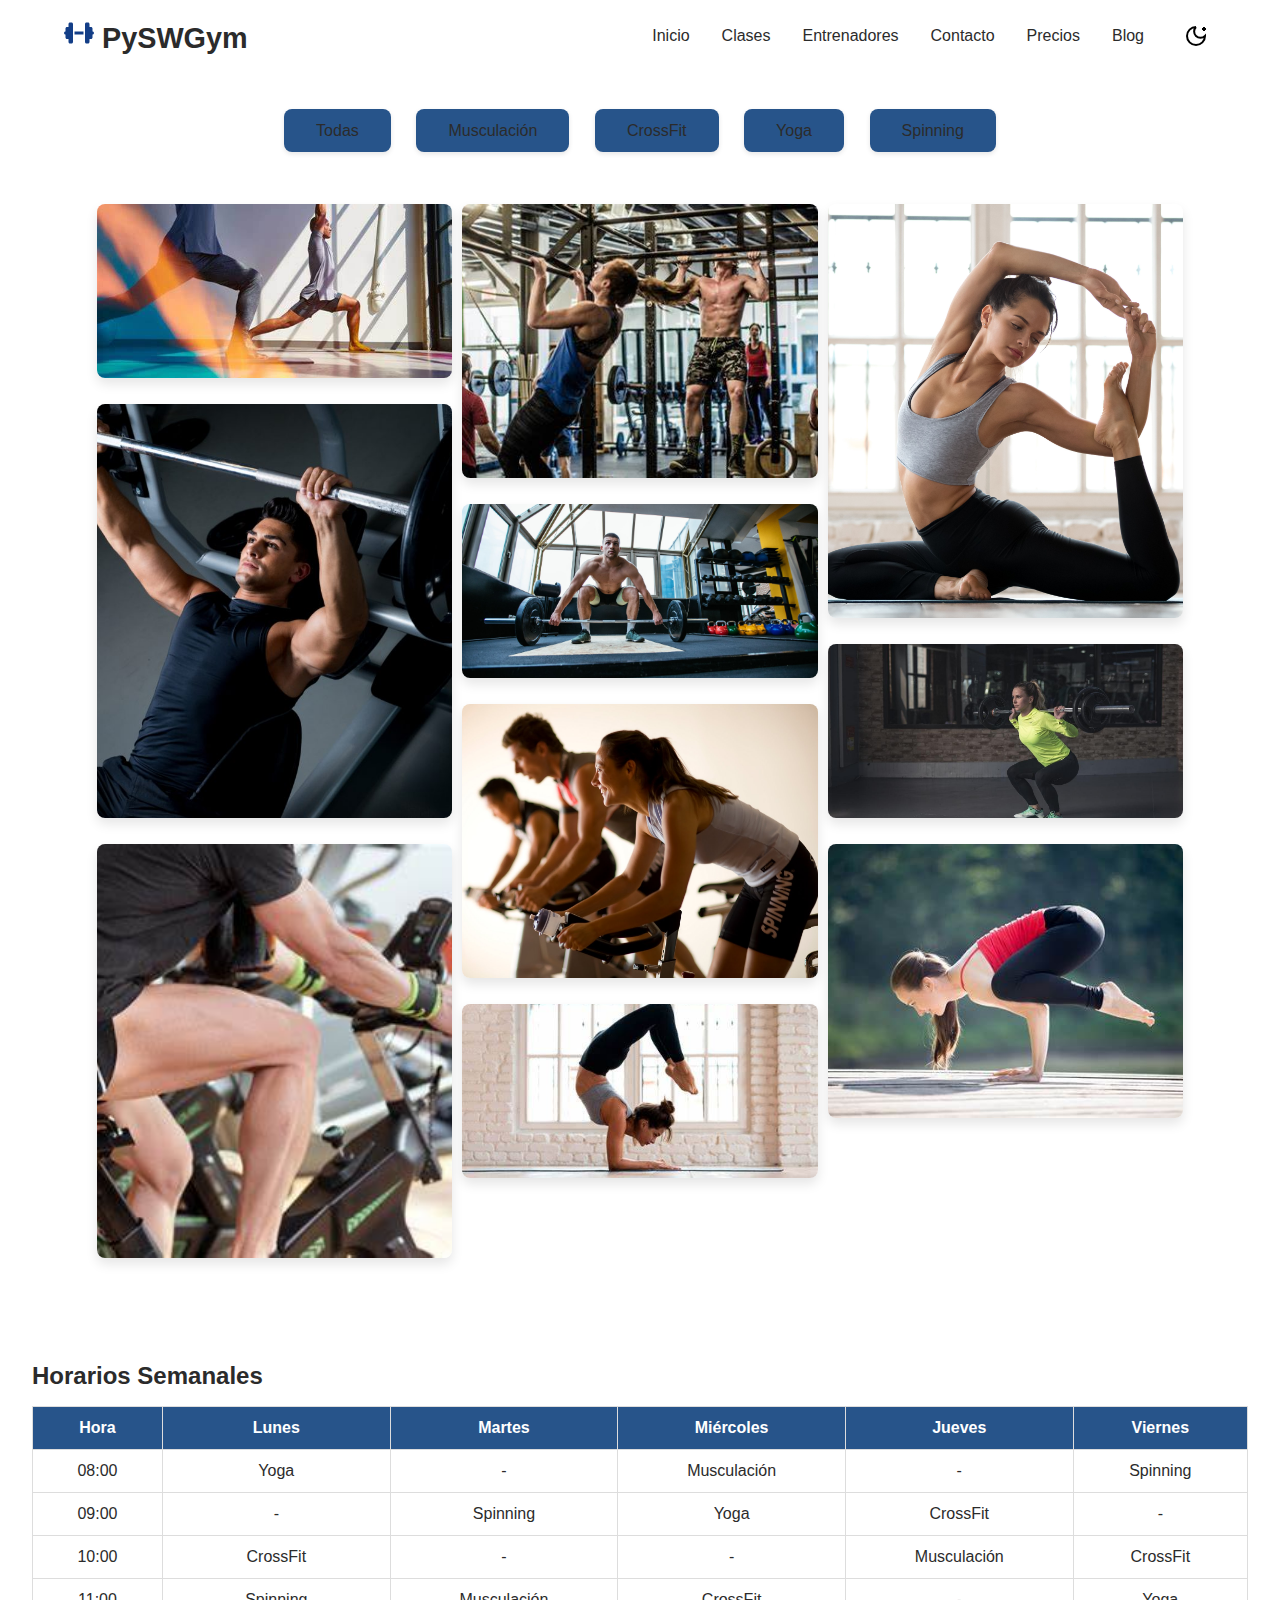
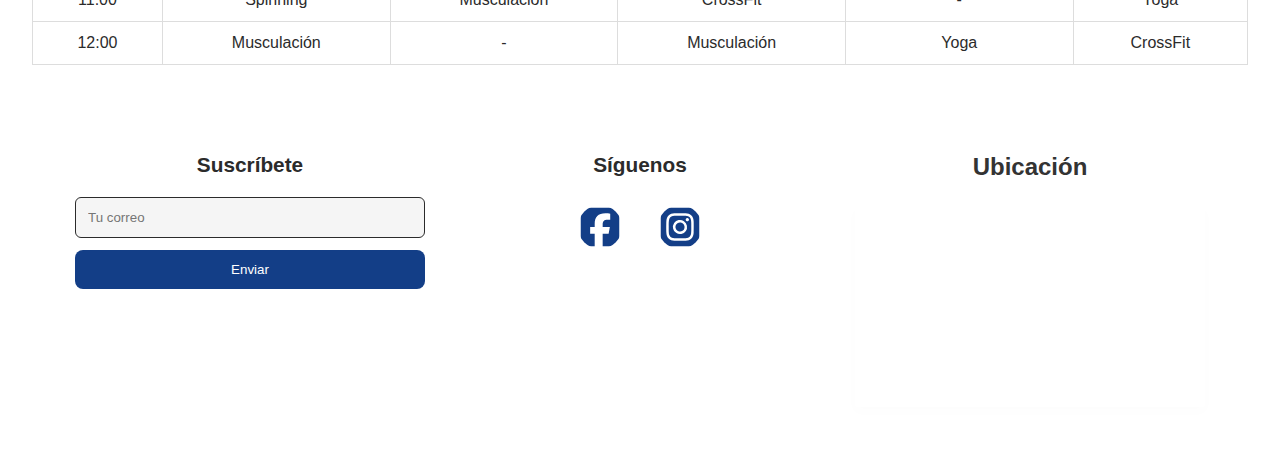
<file: clases.html>
<!DOCTYPE html>
<html lang="en">

<head>
    <meta charset="UTF-8">
    <meta name="viewport" content="width=device-width, initial-scale=1.0">
    <title>Clases</title>
    <link rel="stylesheet" href="css/clases.css">
    <link rel="stylesheet" href="css/headerFooter.css">
</head>

<body>
    <header class="header">
        <div class="container">
            <!-- Logo -->
            <div class="logo">
                <a href="index.html">
                    <svg class="logo-icon" xmlns="http://www.w3.org/2000/svg" viewBox="0 0 640 512" width="24"
                        height="24">
                        <path fill="currentColor"
                            d="M96 64c0-17.7 14.3-32 32-32l32 0c17.7 0 32 14.3 32 32l0 160 0 64 0 160c0 17.7-14.3 32-32 32l-32 0c-17.7 0-32-14.3-32-32l0-64-32 0c-17.7 0-32-14.3-32-32l0-64c-17.7 0-32-14.3-32-32s14.3-32 32-32l0-64c0-17.7 14.3-32 32-32l32 0 0-64zm448 0l0 64 32 0c17.7 0 32 14.3 32 32l0 64c17.7 0 32 14.3 32 32s-14.3 32-32 32l0 64c0 17.7-14.3 32-32 32l-32 0 0 64c0 17.7-14.3 32-32 32l-32 0c-17.7 0-32-14.3-32-32l0-160 0-64 0-160c0-17.7 14.3-32 32-32l32 0c17.7 0 32 14.3 32 32zM416 224l0 64-192 0 0-64 192 0z" />
                    </svg>
                    PySWGym
                </a>
            </div>

            <!-- Menú Principal -->
            <nav class="main-menu">
                <ul>
                    <li><a href="index.html">Inicio</a></li>
                    <li class="mega-menu-trigger">
                        <a href="clases.html">Clases</a>
                        <div class="mega-menu">
                            <div class="mega-menu-column">
                                <h3>Grupo</h3>
                                <ul>
                                    <li><a href="clases.html">Yoga</a></li>
                                    <li><a href="clases.html">CrossFit</a></li>
                                </ul>
                            </div>
                            <div class="mega-menu-column">
                                <h3>Horarios</h3>
                                <ul>
                                    <li><a href="clases.html">Mañana</a></li>
                                    <li><a href="clases.html">Tarde</a></li>
                                </ul>
                            </div>
                        </div>
                    </li>
                    <li class="mega-menu-trigger">
                        <a href="entrenadores.html">Entrenadores</a>
                        <div class="mega-menu">
                            <div class="mega-menu-column">
                                <h3>Expertos</h3>
                                <ul>
                                    <li><a href="entrenadores.html">Betular</a></li>
                                    <li><a href="entrenadores.html">Wanda</a></li>
                                </ul>
                            </div>
                            <div class="mega-menu-column">
                                <h3>Especialidades</h3>
                                <ul>
                                    <li><a href="entrenadores.html">Fuerza</a></li>
                                    <li><a href="entrenadores.html">Cardio</a></li>
                                </ul>
                            </div>
                        </div>
                    </li>
                    <li><a href="formulario.html">Contacto</a></li>
                    <li><a href="precios.html">Precios</a></li>
                    <li><a href="fitness.html">Blog</a></li>
                    <!--<li>
                        <button id="darkModeToggle" aria-label="Alternar modo oscuro/claro">Modo Oscuro</button>
                    </li>-->
                    <li></li>
                    <button id="darkModeToggle" aria-label="Alternar modo oscuro/claro">
                        <!-- Icono de luna (visible en modo claro) -->
                        <svg class="icon moon-icon" xmlns="http://www.w3.org/2000/svg" width="24" height="24"
                            viewBox="0 0 24 24" fill="none" stroke="currentColor" stroke-width="2">
                            <path d="M12 3a6 6 0 0 0 9 9 9 9 0 1 1-9-9" />
                            <path d="M20 3v4" />
                            <path d="M22 5h-4" />
                        </svg>

                        <!-- Icono de sol (oculto inicialmente) -->
                        <svg class="icon sun-icon" xmlns="http://www.w3.org/2000/svg" width="24" height="24"
                            viewBox="0 0 24 24" fill="none" stroke="currentColor" stroke-width="2">
                            <circle cx="12" cy="12" r="4" />
                            <path d="M12 2v2" />
                            <path d="M12 20v2" />
                            <path d="m4.93 4.93 1.41 1.41" />
                            <path d="m17.66 17.66 1.41 1.41" />
                            <path d="M2 12h2" />
                            <path d="M20 12h2" />
                            <path d="m6.34 17.66-1.41 1.41" />
                            <path d="m19.07 4.93-1.41 1.41" />
                        </svg>
                    </button>
                    </li>
                </ul>
            </nav>
        </div>
    </header>

    <!-- Filtro -->
    <section class="filter-system">
        <input type="radio" id="all" name="filter" checked class="filter-radio">
        <input type="radio" id="musculacion" name="filter" class="filter-radio">
        <input type="radio" id="crossfit" name="filter" class="filter-radio">
        <input type="radio" id="yoga" name="filter" class="filter-radio">
        <input type="radio" id="spinning" name="filter" class="filter-radio">

        <div class="filter-controls">
            <label for="all">Todas</label>
            <label for="musculacion">Musculación</label>
            <label for="crossfit">CrossFit</label>
            <label for="yoga">Yoga</label>
            <label for="spinning">Spinning</label>
        </div>

        <div class="gallery-container">
            <!-- Item 1 -->
            <div class="masonry-item yoga small">
                <div class="class-card">
                    <img src="assets/yoga-1.jpg" class="card-image" alt="Yoga">
                    <div class="card-overlay">
                        <h3>Yoga</h3>
                        <p>Lunes y Miércoles - 18:00hs</p>
                        <span class="price">$40/sesión</span>
                    </div>
                </div>
            </div>

            <!-- Item 2 -->
            <div class="masonry-item crossfit medium">
                <div class="class-card">
                    <img src="assets/crossfit.jpg" class="card-image" alt="CrossFit">
                    <div class="card-overlay">
                        <h3>CrossFit</h3>
                        <p>Martes y Jueves - 09:00hs</p>
                        <span class="price">$60/sesión</span>
                    </div>
                </div>
            </div>

            <!-- Item 3 -->
            <div class="masonry-item large yoga">
                <div class="class-card">
                    <img src="assets/yoga-class.jpg" class="card-image" alt="Yoga">
                    <div class="card-overlay">
                        <h3>Yoga Avanzado</h3>
                        <p>Todos los días - 08:00hs</p>
                        <span class="price">$50/sesión</span>
                    </div>
                </div>
            </div>

            <!-- Item 4 -->
            <div class="masonry-item large musculacion">
                <div class="class-card">
                    <img src="assets/mulculacion.jpg" class="card-image" alt="Musculación">
                    <div class="card-overlay">
                        <h3>Musculación</h3>
                        <p>Todos los días - 08:00hs</p>
                        <span class="price">$50/sesión</span>
                    </div>
                </div>
            </div>

            <!-- Item 5 ---->
            <div class="masonry-item small crossfit">
                <div class="class-card">
                    <img src="assets/crossfit-1.jpg" class="card-image" alt="CrossFit">
                    <div class="card-overlay">
                        <h3>CrossFit</h3>
                        <p>Lunes y Miércoles - 18:00hs</p>
                        <span class="price">$40/sesión</span>
                    </div>
                </div>
            </div>

            <!-- Item 6 -->
            <div class="masonry-item small musculacion">
                <div class="class-card">
                    <img src="assets/musculacion-2.jpg" class="card-image" alt="musculacion">
                    <div class="card-overlay">
                        <h3>Musculación</h3>
                        <p>Lunes y Miércoles - 18:00hs</p>
                        <span class="price">$40/sesión</span>
                    </div>
                </div>
            </div>

            <!-- Item 7 -->
            <div class="masonry-item spinning medium">
                <div class="class-card">
                    <img src="assets/spining.jpg" class="card-image" alt="Spinning">
                    <div class="card-overlay">
                        <h3>Spinning</h3>
                        <p>Martes y Jueves - 09:00hs</p>
                        <span class="price">$60/sesión</span>
                    </div>
                </div>
            </div>

            <!-- Item 8 -->
            <div class="masonry-item spinning large">
                <div class="class-card">
                    <img src="assets/spining-1.jpg" class="card-image" alt="Spinning">
                    <div class="card-overlay">
                        <h3>Spinning</h3>
                        <p>Martes y Jueves - 09:00hs</p>
                        <span class="price">$60/sesión</span>
                    </div>
                </div>
            </div>

            <!-- Item 9 -->
            <div class="masonry-item medium yoga">
                <div class="class-card">
                    <img src="assets/yoga-2.jpg" class="card-image" alt="Yoga">
                    <div class="card-overlay">
                        <h3>Yoga</h3>
                        <p>Lunes y Miércoles - 18:00hs</p>
                        <span class="price">$40/sesión</span>
                    </div>
                </div>
            </div>

            <!-- Item 10 -->
            <div class="masonry-item small yoga">
                <div class="class-card">
                    <img src="assets/yoga-3.jpg" class="card-image" alt="Yoga">
                    <div class="card-overlay">
                        <h3>Yoga</h3>
                        <p>Lunes y Miércoles - 18:00hs</p>
                        <span class="price">$40/sesión</span>
                    </div>
                </div>
            </div>

        </div>

        </div>

    </section>

    <!-- Horarios -->
    <section class="schedule">
        <h2>Horarios Semanales</h2>
        <div class="table-container">
            <table>
                <thead>
                    <tr>
                        <th>Hora</th>
                        <th>Lunes</th>
                        <th>Martes</th>
                        <th>Miércoles</th>
                        <th>Jueves</th>
                        <th>Viernes</th>
                    </tr>
                </thead>
                <tbody>
                    <tr>
                        <td>08:00</td>
                        <td>Yoga</td>
                        <td>-</td>
                        <td>Musculación</td>
                        <td>-</td>
                        <td>Spinning</td>
                    </tr>
                </tbody>
                <tbody>
                    <tr>
                        <td>09:00</td>
                        <td>-</td>
                        <td>Spinning</td>
                        <td>Yoga</td>
                        <td>CrossFit</td>
                        <td>-</td>
                    </tr>
                </tbody>
                <tbody>
                    <tr>
                        <td>10:00</td>
                        <td>CrossFit</td>
                        <td>-</td>
                        <td>-</td>
                        <td>Musculación</td>
                        <td>CrossFit</td>
                    </tr>
                </tbody>
                <tbody>
                    <tr>
                        <td>11:00</td>
                        <td>Spinning</td>
                        <td>Musculación</td>
                        <td>CrossFit</td>
                        <td>-</td>
                        <td>Yoga</td>
                    </tr>
                </tbody>
                <tbody>
                    <tr>
                        <td>12:00</td>
                        <td>Musculación</td>
                        <td>-</td>
                        <td>Musculación</td>
                        <td>Yoga</td>
                        <td>CrossFit</td>
                    </tr>
                </tbody>
            </table>
        </div>
    </section>

    <!--Footer-->
    <footer>
        <div class="footer-container">

            <!-- Newsletter -->
            <div class="newsletter">
                <h3>Suscríbete</h3>
                <form class="newsletter-form">
                    <input type="email" placeholder="Tu correo" required>
                    <button type="submit">Enviar</button>
                </form>
            </div>

            <!-- Redes Sociales -->
            <div class="social">
                <h3>Síguenos</h3>
                <div class="social-icons">
                    <!-- Facebook SVG -->
                    <a href="#" aria-label="Facebook">
                        <svg class="social-icon" xmlns="http://www.w3.org/2000/svg" viewBox="0 0 448 512">
                            <path fill="currentColor"
                                d="M64 32C28.7 32 0 60.7 0 96V416c0 35.3 28.7 64 64 64h98.2V334.2H109.4V256h52.8V222.3c0-87.1 39.4-127.5 125-127.5c16.2 0 44.2 3.2 55.7 6.4V172c-6-.6-16.5-1-29.6-1c-42 0-58.2 15.9-58.2 57.2V256h83.6l-14.4 78.2H255V480H384c35.3 0 64-28.7 64-64V96c0-35.3-28.7-64-64-64H64z" />
                        </svg>
                    </a>

                    <!-- Instagram SVG -->
                    <a href="#" aria-label="Instagram">
                        <svg class="social-icon" xmlns="http://www.w3.org/2000/svg" viewBox="0 0 448 512">
                            <path fill="currentColor"
                                d="M194.4 211.7a53.3 53.3 0 1 0 59.3 88.7 53.3 53.3 0 1 0 -59.3-88.7zm142.3-68.4c-5.2-5.2-11.5-9.3-18.4-12c-18.1-7.1-57.6-6.8-83.1-6.5c-4.1 0-7.9 .1-11.2 .1c-3.3 0-7.2 0-11.4-.1c-25.5-.3-64.8-.7-82.9 6.5c-6.9 2.7-13.1 6.8-18.4 12s-9.3 11.5-12 18.4c-7.1 18.1-6.7 57.7-6.5 83.2c0 4.1 .1 7.9 .1 11.1s0 7-.1 11.1c-.2 25.5-.6 65.1 6.5 83.2c2.7 6.9 6.8 13.1 12 18.4s11.5 9.3 18.4 12c18.1 7.1 57.6 6.8 83.1 6.5c4.1 0 7.9-.1 11.2-.1c3.3 0 7.2 0 11.4 .1c25.5 .3 64.8 .7 82.9-6.5c6.9-2.7 13.1-6.8 18.4-12s9.3-11.5 12-18.4c7.2-18 6.8-57.4 6.5-83c0-4.2-.1-8.1-.1-11.4s0-7.1 .1-11.4c.3-25.5 .7-64.9-6.5-83l0 0c-2.7-6.9-6.8-13.1-12-18.4zm-67.1 44.5A82 82 0 1 1 178.4 324.2a82 82 0 1 1 91.1-136.4zm29.2-1.3c-3.1-2.1-5.6-5.1-7.1-8.6s-1.8-7.3-1.1-11.1s2.6-7.1 5.2-9.8s6.1-4.5 9.8-5.2s7.6-.4 11.1 1.1s6.5 3.9 8.6 7s3.2 6.8 3.2 10.6c0 2.5-.5 5-1.4 7.3s-2.4 4.4-4.1 6.2s-3.9 3.2-6.2 4.2s-4.8 1.5-7.3 1.5l0 0c-3.8 0-7.5-1.1-10.6-3.2zM448 96c0-35.3-28.7-64-64-64H64C28.7 32 0 60.7 0 96V416c0 35.3 28.7 64 64 64H384c35.3 0 64-28.7 64-64V96zM357 389c-18.7 18.7-41.4 24.6-67 25.9c-26.4 1.5-105.6 1.5-132 0c-25.6-1.3-48.3-7.2-67-25.9s-24.6-41.4-25.8-67c-1.5-26.4-1.5-105.6 0-132c1.3-25.6 7.1-48.3 25.8-67s41.5-24.6 67-25.8c26.4-1.5 105.6-1.5 132 0c25.6 1.3 48.3 7.1 67 25.8s24.6 41.4 25.8 67c1.5 26.3 1.5 105.4 0 131.9c-1.3 25.6-7.1 48.3-25.8 67z" />
                        </svg>
                    </a>
                </div>
            </div>

            <!-- Mapa -->
            <div class="map-container">
                <h3>Ubicación</h3>
                <iframe
                    src="https://www.google.com/maps/embed?pb=!1m18!1m12!1m3!1d3639.425127362348!2d-65.29638091667479!3d-24.19188605627032!2m3!1f0!2f0!3f0!3m2!1i1024!2i768!4f13.1!3m3!1m2!1s0x941b0f5e8cb64aa9%3A0xf0c29fcb654394f8!2sQuantum%20fit!5e0!3m2!1ses!2sar!4v1744115981105!5m2!1ses!2sar"
                    allowfullscreen="" loading="lazy">
                </iframe>
            </div>

        </div>
    </footer>
    <script src="js/modo.js"></script>

</body>

</html>
</file>
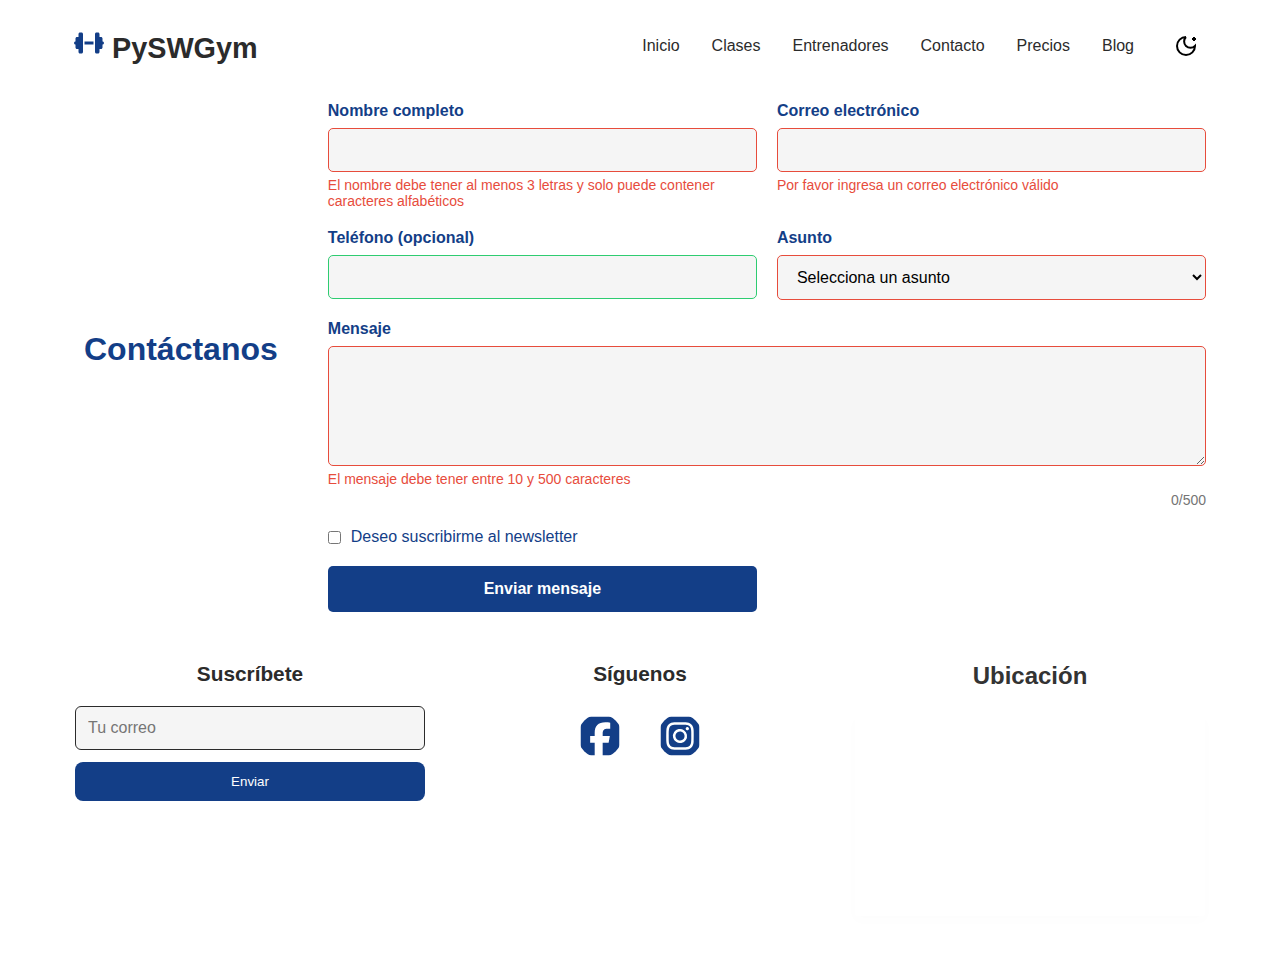
<file: formulario.html>
<!DOCTYPE html>
<html lang="en">

<head>
    <meta charset="UTF-8">
    <meta name="viewport" content="width=device-width, initial-scale=1.0">
    <title>Contáctanos</title>
    <link rel="stylesheet" href="css/formulario.css">
    <link rel="stylesheet" href="css/headerFooter.css">
</head>

<body>
    <header class="header">
        <div class="container">
            <!-- Logo -->
            <div class="logo">
                <a href="index.html">
                    <svg class="logo-icon" xmlns="http://www.w3.org/2000/svg" viewBox="0 0 640 512" width="24"
                        height="24">
                        <path fill="currentColor"
                            d="M96 64c0-17.7 14.3-32 32-32l32 0c17.7 0 32 14.3 32 32l0 160 0 64 0 160c0 17.7-14.3 32-32 32l-32 0c-17.7 0-32-14.3-32-32l0-64-32 0c-17.7 0-32-14.3-32-32l0-64c-17.7 0-32-14.3-32-32s14.3-32 32-32l0-64c0-17.7 14.3-32 32-32l32 0 0-64zm448 0l0 64 32 0c17.7 0 32 14.3 32 32l0 64c17.7 0 32 14.3 32 32s-14.3 32-32 32l0 64c0 17.7-14.3 32-32 32l-32 0 0 64c0 17.7-14.3 32-32 32l-32 0c-17.7 0-32-14.3-32-32l0-160 0-64 0-160c0-17.7 14.3-32 32-32l32 0c17.7 0 32 14.3 32 32zM416 224l0 64-192 0 0-64 192 0z" />
                    </svg>
                    PySWGym
                </a>
            </div>

            <!-- Menú Principal -->
            <nav class="main-menu">
                <ul>
                    <li><a href="index.html">Inicio</a></li>
                    <li class="mega-menu-trigger">
                        <a href="clases.html">Clases</a>
                        <div class="mega-menu">
                            <div class="mega-menu-column">
                                <h3>Grupo</h3>
                                <ul>
                                    <li><a href="clases.html">Yoga</a></li>
                                    <li><a href="clases.html">CrossFit</a></li>
                                </ul>
                            </div>
                            <div class="mega-menu-column">
                                <h3>Horarios</h3>
                                <ul>
                                    <li><a href="clases.html">Mañana</a></li>
                                    <li><a href="clases.html">Tarde</a></li>
                                </ul>
                            </div>
                        </div>
                    </li>
                    <li class="mega-menu-trigger">
                        <a href="entrenadores.html">Entrenadores</a>
                        <div class="mega-menu">
                            <div class="mega-menu-column">
                                <h3>Expertos</h3>
                                <ul>
                                    <li><a href="entrenadores.html">Betular</a></li>
                                    <li><a href="entrenadores.html">Wanda</a></li>
                                </ul>
                            </div>
                            <div class="mega-menu-column">
                                <h3>Especialidades</h3>
                                <ul>
                                    <li><a href="entrenadores.html">Fuerza</a></li>
                                    <li><a href="entrenadores.html">Cardio</a></li>
                                </ul>
                            </div>
                        </div>
                    </li>
                    <li><a href="formulario.html">Contacto</a></li>
                    <li><a href="precios.html">Precios</a></li>
                    <li><a href="fitness.html">Blog</a></li>
                    <!--<li>
                        <button id="darkModeToggle" aria-label="Alternar modo oscuro/claro">Modo Oscuro</button>
                    </li>-->
                    <li></li>
                    <button id="darkModeToggle" aria-label="Alternar modo oscuro/claro">
                        <!-- Icono de luna (visible en modo claro) -->
                        <svg class="icon moon-icon" xmlns="http://www.w3.org/2000/svg" width="24" height="24"
                            viewBox="0 0 24 24" fill="none" stroke="currentColor" stroke-width="2">
                            <path d="M12 3a6 6 0 0 0 9 9 9 9 0 1 1-9-9" />
                            <path d="M20 3v4" />
                            <path d="M22 5h-4" />
                        </svg>

                        <!-- Icono de sol (oculto inicialmente) -->
                        <svg class="icon sun-icon" xmlns="http://www.w3.org/2000/svg" width="24" height="24"
                            viewBox="0 0 24 24" fill="none" stroke="currentColor" stroke-width="2">
                            <circle cx="12" cy="12" r="4" />
                            <path d="M12 2v2" />
                            <path d="M12 20v2" />
                            <path d="m4.93 4.93 1.41 1.41" />
                            <path d="m17.66 17.66 1.41 1.41" />
                            <path d="M2 12h2" />
                            <path d="M20 12h2" />
                            <path d="m6.34 17.66-1.41 1.41" />
                            <path d="m19.07 4.93-1.41 1.41" />
                        </svg>
                    </button>
                    </li>
                </ul>
            </nav>
        </div>
    </header>

    <!-- Formulario-->
    <div class="container">
        <h1>Contáctanos</h1>
        <form id="contactForm" class="contact-form">
            <div class="form-group">
                <label for="name">Nombre completo</label>
                <input type="text" id="name" name="name" required minlength="3" pattern="[A-Za-z ]+">
                <span class="error-message">El nombre debe tener al menos 3 letras y solo puede contener caracteres
                    alfabéticos</span>
            </div>

            <div class="form-group">
                <label for="email">Correo electrónico</label>
                <input type="email" id="email" name="email" required>
                <span class="error-message">Por favor ingresa un correo electrónico válido</span>
            </div>

            <div class="form-group">
                <label for="phone">Teléfono (opcional)</label>
                <input type="tel" id="phone" name="phone" pattern="[0-9]{9,15}">
                <span class="error-message">El teléfono debe contener entre 9 y 15 dígitos</span>
            </div>

            <div class="form-group">
                <label for="subject">Asunto</label>
                <select id="subject" name="subject" required>
                    <option value="">Selecciona un asunto</option>
                    <option value="consult">Consulta</option>
                    <option value="suggestion">Sugerencia</option>
                    <option value="complaint">Reclamación</option>
                    <option value="other">Otro</option>
                </select>
            </div>

            <div class="form-group">
                <label for="message">Mensaje</label>
                <textarea id="message" name="message" required minlength="10" maxlength="500"></textarea>
                <span class="error-message">El mensaje debe tener entre 10 y 500 caracteres</span>
                <div class="char-counter"><span id="char-count">0</span>/500</div>
            </div>

            <div class="form-group checkbox-group">
                <input type="checkbox" id="newsletter" name="newsletter">
                <label for="newsletter">Deseo suscribirme al newsletter</label>
            </div>

            <button type="submit" class="submit-btn">
                <span class="btn-text">Enviar mensaje</span>
                <div class="spinner hidden"></div>
            </button>
        </form>
    </div>

    <!-- Modal de confirmación -->
    <dialog id="modal">
        <div class="modal-header">
            <h2>¡Mensaje enviado!</h2>
            <form method="dialog">
                <button class="close-modal">&times;</button>
            </form>
        </div>
        <div class="modal-body">
            <p>Gracias por contactarnos. Hemos recibido tu mensaje y nos pondremos en contacto contigo pronto.</p>
            <div class="modal-icon">✓</div>
        </div>
        <div class="modal-footer">
            <form method="dialog">
                <button class="modal-btn">Aceptar</button>
            </form>
        </div>
    </dialog>

    <script src="js/formulario.js"></script>

    <!-- Footer -->
    <footer>
        <div class="footer-container">

            <!-- Newsletter -->
            <div class="newsletter">
                <h3>Suscríbete</h3>
                <form class="newsletter-form">
                    <input type="email" placeholder="Tu correo" required>
                    <button type="submit">Enviar</button>
                </form>
            </div>

            <!-- Redes Sociales -->
            <div class="social">
                <h3>Síguenos</h3>
                <div class="social-icons">
                    <!-- Facebook SVG -->
                    <a href="#" aria-label="Facebook">
                        <svg class="social-icon" xmlns="http://www.w3.org/2000/svg" viewBox="0 0 448 512">
                            <path fill="currentColor"
                                d="M64 32C28.7 32 0 60.7 0 96V416c0 35.3 28.7 64 64 64h98.2V334.2H109.4V256h52.8V222.3c0-87.1 39.4-127.5 125-127.5c16.2 0 44.2 3.2 55.7 6.4V172c-6-.6-16.5-1-29.6-1c-42 0-58.2 15.9-58.2 57.2V256h83.6l-14.4 78.2H255V480H384c35.3 0 64-28.7 64-64V96c0-35.3-28.7-64-64-64H64z" />
                        </svg>
                    </a>

                    <!-- Instagram SVG -->
                    <a href="#" aria-label="Instagram">
                        <svg class="social-icon" xmlns="http://www.w3.org/2000/svg" viewBox="0 0 448 512">
                            <path fill="currentColor"
                                d="M194.4 211.7a53.3 53.3 0 1 0 59.3 88.7 53.3 53.3 0 1 0 -59.3-88.7zm142.3-68.4c-5.2-5.2-11.5-9.3-18.4-12c-18.1-7.1-57.6-6.8-83.1-6.5c-4.1 0-7.9 .1-11.2 .1c-3.3 0-7.2 0-11.4-.1c-25.5-.3-64.8-.7-82.9 6.5c-6.9 2.7-13.1 6.8-18.4 12s-9.3 11.5-12 18.4c-7.1 18.1-6.7 57.7-6.5 83.2c0 4.1 .1 7.9 .1 11.1s0 7-.1 11.1c-.2 25.5-.6 65.1 6.5 83.2c2.7 6.9 6.8 13.1 12 18.4s11.5 9.3 18.4 12c18.1 7.1 57.6 6.8 83.1 6.5c4.1 0 7.9-.1 11.2-.1c3.3 0 7.2 0 11.4 .1c25.5 .3 64.8 .7 82.9-6.5c6.9-2.7 13.1-6.8 18.4-12s9.3-11.5 12-18.4c7.2-18 6.8-57.4 6.5-83c0-4.2-.1-8.1-.1-11.4s0-7.1 .1-11.4c.3-25.5 .7-64.9-6.5-83l0 0c-2.7-6.9-6.8-13.1-12-18.4zm-67.1 44.5A82 82 0 1 1 178.4 324.2a82 82 0 1 1 91.1-136.4zm29.2-1.3c-3.1-2.1-5.6-5.1-7.1-8.6s-1.8-7.3-1.1-11.1s2.6-7.1 5.2-9.8s6.1-4.5 9.8-5.2s7.6-.4 11.1 1.1s6.5 3.9 8.6 7s3.2 6.8 3.2 10.6c0 2.5-.5 5-1.4 7.3s-2.4 4.4-4.1 6.2s-3.9 3.2-6.2 4.2s-4.8 1.5-7.3 1.5l0 0c-3.8 0-7.5-1.1-10.6-3.2zM448 96c0-35.3-28.7-64-64-64H64C28.7 32 0 60.7 0 96V416c0 35.3 28.7 64 64 64H384c35.3 0 64-28.7 64-64V96zM357 389c-18.7 18.7-41.4 24.6-67 25.9c-26.4 1.5-105.6 1.5-132 0c-25.6-1.3-48.3-7.2-67-25.9s-24.6-41.4-25.8-67c-1.5-26.4-1.5-105.6 0-132c1.3-25.6 7.1-48.3 25.8-67s41.5-24.6 67-25.8c26.4-1.5 105.6-1.5 132 0c25.6 1.3 48.3 7.1 67 25.8s24.6 41.4 25.8 67c1.5 26.3 1.5 105.4 0 131.9c-1.3 25.6-7.1 48.3-25.8 67z" />
                        </svg>
                    </a>
                </div>
            </div>

            <!-- Mapa -->
            <div class="map-container">
                <h3>Ubicación</h3>
                <iframe
                    src="https://www.google.com/maps/embed?pb=!1m18!1m12!1m3!1d3639.425127362348!2d-65.29638091667479!3d-24.19188605627032!2m3!1f0!2f0!3f0!3m2!1i1024!2i768!4f13.1!3m3!1m2!1s0x941b0f5e8cb64aa9%3A0xf0c29fcb654394f8!2sQuantum%20fit!5e0!3m2!1ses!2sar!4v1744115981105!5m2!1ses!2sar"
                    allowfullscreen="" loading="lazy">
                </iframe>
            </div>

        </div>
    </footer>
    <script src="js/modo.js"></script>

</body>

</html>
</file>
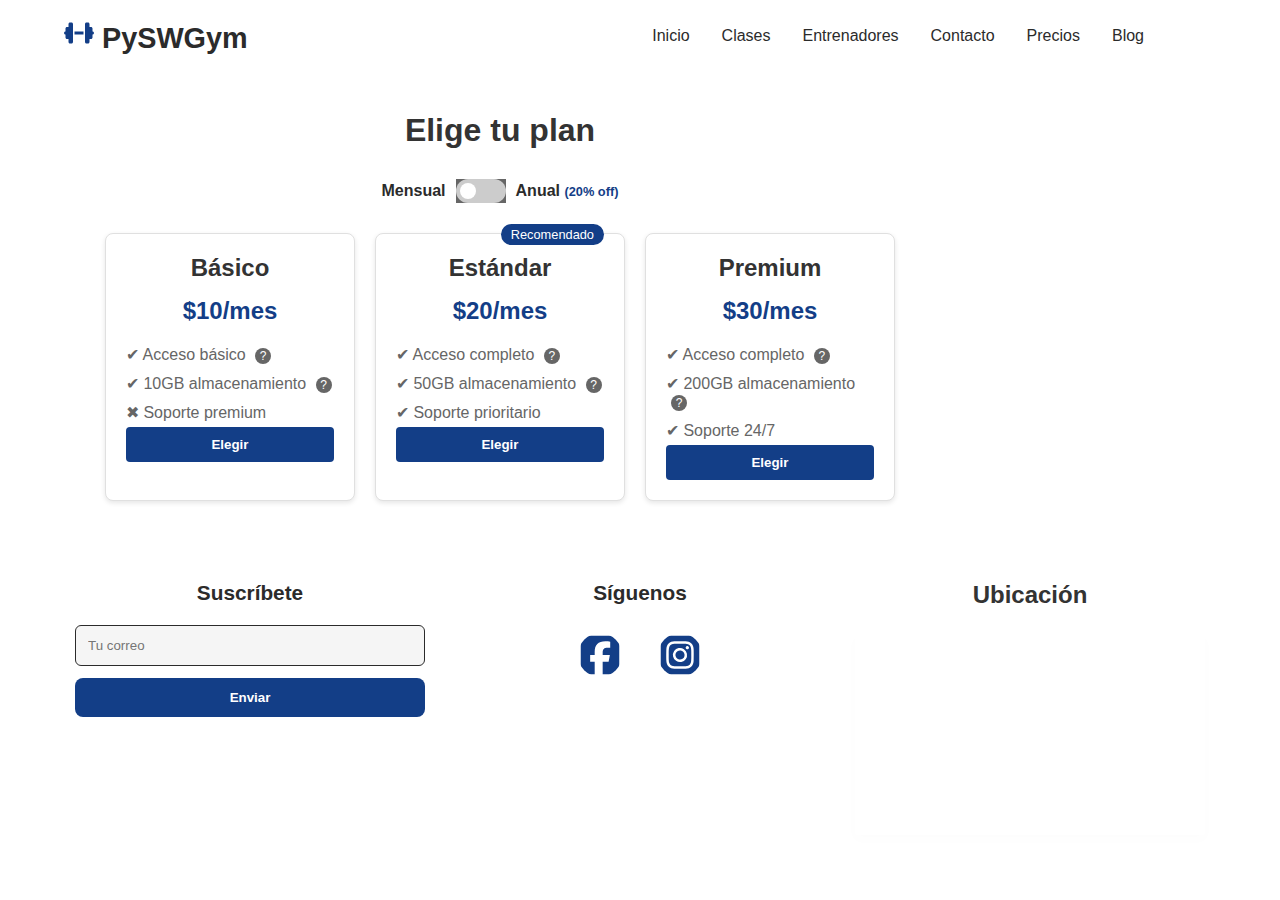
<file: precios.html>
<!DOCTYPE html>
<html lang="en">

<head>
    <meta charset="UTF-8">
    <meta name="viewport" content="width=device-width, initial-scale=1.0">
    <title>Planes</title>
    <link rel="stylesheet" href="css/precios.css">
    <link rel="stylesheet" href="css/headerFooter.css">
</head>

<body>
    <header class="header">
        <div class="container">
            <!-- Logo -->
            <div class="logo">
                <a href="index.html">
                    <svg class="logo-icon" xmlns="http://www.w3.org/2000/svg" viewBox="0 0 640 512" width="24"
                        height="24">
                        <path fill="currentColor"
                            d="M96 64c0-17.7 14.3-32 32-32l32 0c17.7 0 32 14.3 32 32l0 160 0 64 0 160c0 17.7-14.3 32-32 32l-32 0c-17.7 0-32-14.3-32-32l0-64-32 0c-17.7 0-32-14.3-32-32l0-64c-17.7 0-32-14.3-32-32s14.3-32 32-32l0-64c0-17.7 14.3-32 32-32l32 0 0-64zm448 0l0 64 32 0c17.7 0 32 14.3 32 32l0 64c17.7 0 32 14.3 32 32s-14.3 32-32 32l0 64c0 17.7-14.3 32-32 32l-32 0 0 64c0 17.7-14.3 32-32 32l-32 0c-17.7 0-32-14.3-32-32l0-160 0-64 0-160c0-17.7 14.3-32 32-32l32 0c17.7 0 32 14.3 32 32zM416 224l0 64-192 0 0-64 192 0z" />
                    </svg>
                    PySWGym
                </a>
            </div>

            <!-- Menú Principal -->
            <nav class="main-menu">
                <ul>
                    <li><a href="index.html">Inicio</a></li>
                    <li class="mega-menu-trigger">
                        <a href="clases.html">Clases</a>
                        <div class="mega-menu">
                            <div class="mega-menu-column">
                                <h3>Grupo</h3>
                                <ul>
                                    <li><a href="clases.html">Yoga</a></li>
                                    <li><a href="clases.html">CrossFit</a></li>
                                </ul>
                            </div>
                            <div class="mega-menu-column">
                                <h3>Horarios</h3>
                                <ul>
                                    <li><a href="clases.html">Mañana</a></li>
                                    <li><a href="clases.html">Tarde</a></li>
                                </ul>
                            </div>
                        </div>
                    </li>
                    <li class="mega-menu-trigger">
                        <a href="entrenadores.html">Entrenadores</a>
                        <div class="mega-menu">
                            <div class="mega-menu-column">
                                <h3>Expertos</h3>
                                <ul>
                                    <li><a href="entrenadores.html">Betular</a></li>
                                    <li><a href="entrenadores.html">Wanda</a></li>
                                </ul>
                            </div>
                            <div class="mega-menu-column">
                                <h3>Especialidades</h3>
                                <ul>
                                    <li><a href="entrenadores.html">Fuerza</a></li>
                                    <li><a href="entrenadores.html">Cardio</a></li>
                                </ul>
                            </div>
                        </div>
                    </li>
                    <li><a href="formulario.html">Contacto</a></li>
                    <li><a href="precios.html">Precios</a></li>
                    <li><a href="fitness.html">Blog</a></li>
                    <!--<li>
                        <button id="darkModeToggle" aria-label="Alternar modo oscuro/claro">Modo Oscuro</button>
                    </li>-->
                    <li></li>
                    <button id="darkModeToggle" aria-label="Alternar modo oscuro/claro">
                        <!-- Icono de luna (visible en modo claro) -->
                        <svg class="icon moon-icon" xmlns="http://www.w3.org/2000/svg" width="24" height="24"
                            viewBox="0 0 24 24" fill="none" stroke="currentColor" stroke-width="2">
                            <path d="M12 3a6 6 0 0 0 9 9 9 9 0 1 1-9-9" />
                            <path d="M20 3v4" />
                            <path d="M22 5h-4" />
                        </svg>

                        <!-- Icono de sol (oculto inicialmente) -->
                        <svg class="icon sun-icon" xmlns="http://www.w3.org/2000/svg" width="24" height="24"
                            viewBox="0 0 24 24" fill="none" stroke="currentColor" stroke-width="2">
                            <circle cx="12" cy="12" r="4" />
                            <path d="M12 2v2" />
                            <path d="M12 20v2" />
                            <path d="m4.93 4.93 1.41 1.41" />
                            <path d="m17.66 17.66 1.41 1.41" />
                            <path d="M2 12h2" />
                            <path d="M20 12h2" />
                            <path d="m6.34 17.66-1.41 1.41" />
                            <path d="m19.07 4.93-1.41 1.41" />
                        </svg>
                    </button>
                    </li>
                </ul>
            </nav>
        </div>
    </header>

    <div class="contenedor">
        <h1>Elige tu plan</h1>

        <div class="selector-plan">
            <span>Mensual</span>
            <label class="switch">
                <input type="checkbox" id="toggle">
                <span class="slider"></span>
            </label>
            <span>Anual <span class="ahorro">(20% off)</span></span>
        </div>

        <div class="planes">
            <!-- Plan Básico -->
            <div class="plan">
                <h2>Básico</h2>
                <div class="precio mensual">$10/mes</div>
                <div class="precio anual">$8/mes</div>
                <ul>
                    <li>✔ Acceso básico <span class="info">?</span>
                        <span class="tooltip">Acceso a funciones esenciales</span>
                    </li>
                    <li>✔ 10GB almacenamiento <span class="info">?</span>
                        <span class="tooltip">Espacio para tus archivos</span>
                    </li>
                    <li>✖ Soporte premium</li>
                </ul>
                <button>Elegir</button>
            </div>

            <!-- Plan Estándar -->
            <div class="plan destacado">
                <div class="recomendado">Recomendado</div>
                <h2>Estándar</h2>
                <div class="precio mensual">$20/mes</div>
                <div class="precio anual">$16/mes</div>
                <ul>
                    <li>✔ Acceso completo <span class="info">?</span>
                        <span class="tooltip">Todas las funciones básicas</span>
                    </li>
                    <li>✔ 50GB almacenamiento <span class="info">?</span>
                        <span class="tooltip">Espacio ampliado</span>
                    </li>
                    <li>✔ Soporte prioritario</li>
                </ul>
                <button class="btn-destacado">Elegir</button>
            </div>

            <!-- Plan Premium -->
            <div class="plan">
                <h2>Premium</h2>
                <div class="precio mensual">$30/mes</div>
                <div class="precio anual">$24/mes</div>
                <ul>
                    <li>✔ Acceso completo <span class="info">?</span>
                        <span class="tooltip">Todas las funciones</span>
                    </li>
                    <li>✔ 200GB almacenamiento <span class="info">?</span>
                        <span class="tooltip">Espacio amplio</span>
                    </li>
                    <li>✔ Soporte 24/7</li>
                </ul>
                <button>Elegir</button>
            </div>
        </div>
    </div>

    <script>
        document.getElementById('toggle').addEventListener('change', function () {
            document.body.classList.toggle('plan-anual', this.checked);
        });
    </script>

    <!--Footer-->
    <footer>
        <div class="footer-container">

            <!-- Newsletter -->
            <div class="newsletter">
                <h3>Suscríbete</h3>
                <form class="newsletter-form">
                    <input type="email" placeholder="Tu correo" required>
                    <button type="submit">Enviar</button>
                </form>
            </div>

            <!-- Redes Sociales -->
            <div class="social">
                <h3>Síguenos</h3>
                <div class="social-icons">
                    <!-- Facebook SVG -->
                    <a href="#" aria-label="Facebook">
                        <svg class="social-icon" xmlns="http://www.w3.org/2000/svg" viewBox="0 0 448 512">
                            <path fill="currentColor"
                                d="M64 32C28.7 32 0 60.7 0 96V416c0 35.3 28.7 64 64 64h98.2V334.2H109.4V256h52.8V222.3c0-87.1 39.4-127.5 125-127.5c16.2 0 44.2 3.2 55.7 6.4V172c-6-.6-16.5-1-29.6-1c-42 0-58.2 15.9-58.2 57.2V256h83.6l-14.4 78.2H255V480H384c35.3 0 64-28.7 64-64V96c0-35.3-28.7-64-64-64H64z" />
                        </svg>
                    </a>

                    <!-- Instagram SVG -->
                    <a href="#" aria-label="Instagram">
                        <svg class="social-icon" xmlns="http://www.w3.org/2000/svg" viewBox="0 0 448 512">
                            <path fill="currentColor"
                                d="M194.4 211.7a53.3 53.3 0 1 0 59.3 88.7 53.3 53.3 0 1 0 -59.3-88.7zm142.3-68.4c-5.2-5.2-11.5-9.3-18.4-12c-18.1-7.1-57.6-6.8-83.1-6.5c-4.1 0-7.9 .1-11.2 .1c-3.3 0-7.2 0-11.4-.1c-25.5-.3-64.8-.7-82.9 6.5c-6.9 2.7-13.1 6.8-18.4 12s-9.3 11.5-12 18.4c-7.1 18.1-6.7 57.7-6.5 83.2c0 4.1 .1 7.9 .1 11.1s0 7-.1 11.1c-.2 25.5-.6 65.1 6.5 83.2c2.7 6.9 6.8 13.1 12 18.4s11.5 9.3 18.4 12c18.1 7.1 57.6 6.8 83.1 6.5c4.1 0 7.9-.1 11.2-.1c3.3 0 7.2 0 11.4 .1c25.5 .3 64.8 .7 82.9-6.5c6.9-2.7 13.1-6.8 18.4-12s9.3-11.5 12-18.4c7.2-18 6.8-57.4 6.5-83c0-4.2-.1-8.1-.1-11.4s0-7.1 .1-11.4c.3-25.5 .7-64.9-6.5-83l0 0c-2.7-6.9-6.8-13.1-12-18.4zm-67.1 44.5A82 82 0 1 1 178.4 324.2a82 82 0 1 1 91.1-136.4zm29.2-1.3c-3.1-2.1-5.6-5.1-7.1-8.6s-1.8-7.3-1.1-11.1s2.6-7.1 5.2-9.8s6.1-4.5 9.8-5.2s7.6-.4 11.1 1.1s6.5 3.9 8.6 7s3.2 6.8 3.2 10.6c0 2.5-.5 5-1.4 7.3s-2.4 4.4-4.1 6.2s-3.9 3.2-6.2 4.2s-4.8 1.5-7.3 1.5l0 0c-3.8 0-7.5-1.1-10.6-3.2zM448 96c0-35.3-28.7-64-64-64H64C28.7 32 0 60.7 0 96V416c0 35.3 28.7 64 64 64H384c35.3 0 64-28.7 64-64V96zM357 389c-18.7 18.7-41.4 24.6-67 25.9c-26.4 1.5-105.6 1.5-132 0c-25.6-1.3-48.3-7.2-67-25.9s-24.6-41.4-25.8-67c-1.5-26.4-1.5-105.6 0-132c1.3-25.6 7.1-48.3 25.8-67s41.5-24.6 67-25.8c26.4-1.5 105.6-1.5 132 0c25.6 1.3 48.3 7.1 67 25.8s24.6 41.4 25.8 67c1.5 26.3 1.5 105.4 0 131.9c-1.3 25.6-7.1 48.3-25.8 67z" />
                        </svg>
                    </a>
                </div>
            </div>

            <!-- Mapa -->
            <div class="map-container">
                <h3>Ubicación</h3>
                <iframe
                    src="https://www.google.com/maps/embed?pb=!1m18!1m12!1m3!1d3639.425127362348!2d-65.29638091667479!3d-24.19188605627032!2m3!1f0!2f0!3f0!3m2!1i1024!2i768!4f13.1!3m3!1m2!1s0x941b0f5e8cb64aa9%3A0xf0c29fcb654394f8!2sQuantum%20fit!5e0!3m2!1ses!2sar!4v1744115981105!5m2!1ses!2sar"
                    allowfullscreen="" loading="lazy">
                </iframe>
            </div>

        </div>
    </footer>
    <script src="js/modo.js"></script>

</body>

</html>
</file>
<file: css/clases.css>
/* 
SISTEMA DE FILTRADO
Se utiliza un sistema de radio buttons ocultos para manejar el estado
*/
.filter-system {
    padding: 2rem;
    max-width: 1200px;
    margin: 0 auto;
    position: relative;
}

/* Radio buttons ocultos visualmente pero accesibles */
.filter-radio {
    position: absolute;
    opacity: 0;
}

/* 
CONTROLES DE FILTRADO
Diseño de interactivas con:
Feedback visual al hover
Efectos de transición
Diseño responsive
 */
.filter-controls {
    display: flex;
    justify-content: center;
    gap: 1rem;
    margin-bottom: 2rem;
    flex-wrap: wrap;
}

.filter-controls label {
    padding: 0.8rem 2rem;
    background: #27548A;
    border-radius: 8px;
    cursor: pointer;
    transition: all 0.3s;

    font-weight: 500;
    box-shadow: 0 2px 5px rgba(0, 0, 0, 0.1);
    margin: 0.3rem;
}

/* Efecto hover con elevación y cambio de color */
.filter-controls label:hover {
    background: #00224D;
    color: white;
    transform: translateY(-2px);
}

.filter-controls label {
    transition: all 0.3s cubic-bezier(0.25, 0.8, 0.25, 1);
}

/* Estilos para opciones seleccionadas */
#musculacion:checked~.filter-controls label[for="musculacion"] {
    background: #4CAF50;
}

#crossfit:checked~.filter-controls label[for="crossfit"] {
    background: #FF5722;
}

#yoga:checked~.filter-controls label[for="yoga"] {
    background: #9C27B0;
}

#spinning:checked~.filter-controls label[for="spinning"] {
    background: #2196F3;
}

/*
GALERÍA MASONRY ADAPTATIVA
CSS Grid para el layout base
grid-auto-rows con span variable para el efecto masonry
Transiciones para cambios de filtro
Diseño responsive
*/
.gallery-container {
    display: grid;
    grid-template-columns: repeat(auto-fill, minmax(280px, 1fr));
    grid-auto-rows: 1px;
    column-gap: 10px;
    row-gap: 1px;
    padding: 15px 25px;
}

.masonry-item {
    grid-row-end: span var(--row-span);
    transition: all 0.3s ease;
    margin-bottom: 25px;
}

/* Clases de altura para variedad visual */
.masonry-item.small {
    --row-span: 100;
}
.masonry-item.medium {
    --row-span: 150;
}
.masonry-item.large {
    --row-span: 220;
}

/* 
LÓGICA DE FILTRADO
Se usa la técnica de hermanos generales (~) para:
Mostrar/ocultar elementos según filtro seleccionado
Aplicar animación al cambiar filtros
*/
#all:checked~.gallery-container .masonry-item {
    display: block;
    animation: fadeIn 0.5s ease;
}

/* Ocultar elementos que no coincidan con el filtro */
#musculacion:checked~.gallery-container .masonry-item:not(.musculacion),
#crossfit:checked~.gallery-container .masonry-item:not(.crossfit),
#yoga:checked~.gallery-container .masonry-item:not(.yoga),
#spinning:checked~.gallery-container .masonry-item:not(.spinning) {
    display: none;
}

/* 
TARJETAS DE CLASE
Efecto hover con zoom suave
Overlay informativo que aparece al interactuar
*/
.class-card {
    position: relative;
    height: 100%;
    border-radius: 8px;
    overflow: hidden;
    box-shadow: 0 6px 12px rgba(0, 0, 0, 0.1);
}

.card-image {
    width: 100%;
    height: 100%;
    object-fit: cover;
    transition: transform 0.5s;
}

/* Efecto hover */
.class-card:hover .card-image {
    transform: scale(1.05);
}

/* Overlay informativo */
.card-overlay {
    position: absolute;
    bottom: 0;
    left: 0;
    right: 0;
    background: linear-gradient(to top, rgba(39, 84, 138, 0.9), transparent);
    color: white;
    padding: 1rem;
    opacity: 0;
    transition: opacity 0.3s;
}

.class-card:hover .card-overlay {
    opacity: 1;
}

/* Animación para cambios de filtro */
@keyframes fadeIn {
    from {
        opacity: 0;
    }

    to {
        opacity: 1;
    }
}

/* Responsiva */
@media (max-width: 768px) {
    .filter-controls {
        flex-direction: column;
        align-items: center;
    }

    .gallery-container {
        grid-template-columns: 1fr;
    }

    .masonry-item.small {
        --row-span: 80;
    }

    .masonry-item.medium {
        --row-span: 120;
    }

    .masonry-item.large {
        --row-span: 160;
    }
}

/* 
TABLA DE HORARIOS RESPONSIVA
*/
.schedule {
    padding: 2rem;
    overflow-x: auto;
}

table {
    width: 100%;
    border-collapse: collapse;
    margin: 1rem 0;
}

th,
td {
    padding: 12px;
    text-align: center;
    border: 1px solid #ddd;
}

th {
    background: #27548A;
    color: white;
}

tr:nth-child(even) {
    background: #f2f2f2;
}

/* Responsiva */
@media (max-width: 768px) {
    table {
        display: block;
    }

    thead {
        display: none;
    }

    tr {
        display: block;
        margin-bottom: 1rem;
        border: 1px solid #ddd;
    }

    td {
        display: block;
        text-align: right;
        position: relative;
        padding-left: 50%;
    }

    td::before {
        content: attr(data-label);
        position: absolute;
        left: 12px;
        font-weight: bold;
    }

    td:first-child {
        background: #27548A;
        color: white;
        text-align: center;
        padding-left: 12px;
    }

    td:first-child::before {
        display: none;
    }
}
</file>
<file: css/headerFooter.css>
/* Header */
:root {
    /* Tema Claro (default) */
    --bg-color: #ffffff;
    --text-color: #2b2b2b;
    --primary-color: #133E87;
    --card-bg: #f5f5f5;
}

.dark-mode {
    /* Tema Oscuro */
    --bg-color: #121212;
    --text-color: #f5f5f5;
    --primary-color: #0A5EB0;
    --card-bg: #1e1e1e;
}

/* Estilo base del botón */
#darkModeToggle {
    background: transparent;
    border: none;
    cursor: pointer;
    padding: 8px;
    border-radius: 50%;
    transition: all 0.3s ease;
    display: flex;
    align-items: center;
    justify-content: center;
}

/* Tamaño y color de los iconos */
#darkModeToggle .icon {
    width: 24px;
    height: 24px;
    stroke: currentColor;
    /* Hereda el color del texto */
    transition: opacity 0.3s ease, transform 0.3s ease;
}

/* Ocultar el sol inicialmente */
#darkModeToggle .sun-icon {
    display: none;
    opacity: 0;
    position: absolute;
}

/* Modo oscuro: intercambiar iconos */
/*.dark-mode #darkModeToggle .moon-icon {
    display: none;
    opacity: 0;
  }*/
.dark-mode #darkModeToggle moon-icon {
    transform: rotate(180deg);
}

.dark-mode #darkModeToggle .sun-icon {
    display: block;
    stroke: #ffffff;
    opacity: 1;
}

/* Efectos interactivos */
#darkModeToggle:hover {
    background: rgba(0, 0, 0, 0.1);
}

.dark-mode #darkModeToggle:hover {
    background: rgba(255, 255, 255, 0.1);
}

#darkModeToggle:active .icon {
    transform: scale(0.9);
}


/* Ajuste para el menú */
.main-menu ul {
    align-items: center;
}

/* Aplicar las variables en los elementos */
body {
    background-color: var(--bg-color);
    color: var(--text-color);
    transition: background-color 0.3s, color 0.3s;
    /* Suavizar transición */
}

button {
    background-color: var(--primary-color);
}

.card {
    background-color: var(--card-bg);
}

/* Reset básico */
* {
    margin: 0;
    padding: 0;
    box-sizing: border-box;
    font-family: 'Arial', sans-serif;
}

/* Header */
.header {
    /*background: #0e0d0d;*/
    color: white;
    padding: 1rem 0;
    position: sticky;
    top: 0;
    z-index: 1000;
}

.container {
    width: 90%;
    max-width: 1200px;
    margin: 0 auto;
    display: flex;
    justify-content: space-between;
    align-items: center;
}

.logo a {
    text-decoration: none;
    font-size: 1.8rem;
    font-weight: bold;
}

/* Menú Principal */
.main-menu ul {
    display: flex;
    list-style: none;
}

.main-menu li {
    position: relative;
    margin-left: 2rem;
}

.main-menu a {
    color: white;
    text-decoration: none;
    font-weight: 500;
    padding: 0.5rem 0;
    transition: color 0.3s;
}

/* Header */
.header {
    background-color: var(--bg-color);
    color: var(--text-color);
    padding: 1rem 0;
    position: sticky;
    top: 0;
    z-index: 1000;
}

.logo a {
    color: var(--text-color);
    text-decoration: none;
    font-size: 1.8rem;
    font-weight: bold;
}

.logo {
    display: flex;
    align-items: center;
    gap: 10px;
}

.logo-icon {
    width: 30px;
    height: 30px;
    color: var(--primary-color);
    /* Usa tu color principal */
    transition: transform 0.3s ease;
}

.logo:hover .logo-icon {
    transform: rotate(15deg) scale(1.1);
}

/* Ajuste para modo oscuro */
.dark-mode .logo-icon {
    color: var(--primary-color);
    /* O usa --text-color si prefieres */
}

.main-menu a {
    color: var(--text-color);
    text-decoration: none;
    font-weight: 500;
    padding: 0.5rem 0;
    transition: color 0.3s;
}

.main-menu a:hover {
    color: var(--primary-color);
}

.mega-menu {
    position: absolute;
    left: 0;
    top: 100%;
    width: 390px;
    background: white;
    border-radius: 0 0 2px 2px;
    box-shadow: 0 5px 10px rgba(0, 0, 0, 0.1);
    padding: 1rem;
    display: none;
    z-index: 100;
}

.mega-menu-trigger:hover .mega-menu {
    display: flex;
}

.mega-menu-column {
    flex: 1;
    padding: 0 0.5rem;
}

.mega-menu-column h3 {
    color: #333;
    margin-bottom: 0.5rem;
    font-size: 1rem;
    border-bottom: 1px solid #27548A;
    padding-bottom: 0.3rem;
}

.mega-menu-column ul {
    list-style: none;
    padding-left: 0.5rem;
    margin-top: 0.5rem;
}

.mega-menu-column li {
    margin-bottom: 0.5rem;
}

.mega-menu-column a {
    color: #555;
    text-decoration: none;
    transition: color 0.3s;
}

.mega-menu-column a:hover {
    color: #27548A;
}

/* Responsive */
@media (max-width: 768px) {
    .mega-menu {
        width: 300px;
        flex-direction: column;
    }
}

/* Footer *
/* Contenedor del Mapa */
.map-container {
    text-align: center;
}

.map-container h3 {
    color: #333;
    margin-bottom: 1rem;
    font-size: 1.5rem;
}

footer {

    padding: 40px 0;
    background-color: var(--bg-color);
    /* Usa la variable del tema */
    color: var(--text-color);
    /* Texto con variable */
    font-family: 'Segoe UI', sans-serif;
    font-family: 'Segoe UI', sans-serif;
}

.footer-container {
    display: flex;
    flex-wrap: wrap;
    justify-content: center;
    gap: 40px;
    align-items: flex-start;

    max-width: 1200px;
    margin: 0 auto;
    padding: 0 20px;
}

.newsletter,
.social,
.map-container {
    flex: 1;
    min-width: 280px;
    max-width: 350px;
    text-align: center;

}

h3 {
    margin-bottom: 15px;
    color: var(--text-color);

    margin-bottom: 20px;
    font-size: 1.3rem;
}

a {
    color: var(--primary-color);
}

.newsletter-form {
    display: flex;
    flex-direction: column;
    gap: 12px;
}

.newsletter-form input {
    padding: 12px;
    border-radius: 6px;

    border: 1px solid var(--text-color);
    /* Borde con color de texto */
    background-color: var(--card-bg);
    /* Fondo de inputs con variable de tarjeta */
    color: var(--text-color);
}

.newsletter-form button {
    padding: 12px;
    background-color: var(--primary-color);
    color: #fff;
    border: none;
    border-radius: 8px;
    cursor: pointer;
    transition: background 0.3s ease;
}

.newsletter-form button:hover {
    background-color: #005fa3;
}

.social-icons {
    display: flex;
    justify-content: center;
    gap: 20px;
    margin-top: 15px;
}

.social-icon {
    width: 60px;
    height: 60px;
    border-radius: 50%;
    transition: all 0.3s ease;
    fill: currentColor;
    /* Hereda el color del texto */
    color: var(--primary-color);
    /* Color principal por defecto */
    background: transparent;
    /* Fondo transparente */
    padding: 8px;
    /* Espacio interno */
}

.social-icon:hover {
    transform: scale(1.1);
    color: var(--text-color);
    /* Cambia color al hacer hover */
    background: rgba(255, 255, 255, 0.1);
    /* Efecto sutil al pasar el mouse */
}

/* Ajustes para modo oscuro */
.dark-mode .social-icon {
    color: var(--primary-color);
}

.dark-mode .social-icon:hover {
    color: #ffffff;
}

/* Para modo oscuro/claro */
.dark-mode .social-icon {
    fill: var(--bg-color);
    /* Iconos blancos en modo oscuro */
}

.map-container iframe {
    width: 100%;
    height: 200px;
    border: none;
    border-radius: 3px;

    margin-top: 10px;

    box-shadow: 0 4px 12px rgba(0, 0, 0, 0.1);
    filter: invert(90%) hue-rotate(180deg) contrast(80%) brightness(110%) saturate(70%);
    /* Ajuste opcional para mapas en modo oscuro */
}
</file>
<file: css/formulario.css>
/* Estilos generales */
:root {
    --primary-color: #0A5EB0;
    --secondary-color: #133E87;
    --accent-color: #4fc3f7;
    --error-color: #e74c3c;
    --success-color: #2ecc71;
    --light-gray: #f5f5f5;
    --medium-gray: #e0e0e0;
    --dark-gray: #757575;
    --text-color: #333;
    --white: #ffffff;
    --box-shadow: 0 4px 6px rgba(0, 0, 0, 0.1);
    --transition: all 0.3s ease;
}

.container {
    max-width: 900px;
    padding: 10px;
}

h1 {
    text-align: center;
    margin: 0 40px 0px 0px;
    color: var(--secondary-color);
    padding: 0 10px 15px;
    position: relative;
}

/* Estilos del formulario */
.contact-form {
    display: grid;
    grid-template-columns: 1fr;
    gap: 20px;
}

.form-group {
    display: flex;
    flex-direction: column;
    position: relative;
}

label {
    margin-bottom: 8px;
    font-weight: 600;
    color: var(--secondary-color);
}

input,
select,
textarea {
    padding: 12px 15px;
    border: 1px solid var(--medium-gray);
    border-radius: 5px;
    font-size: 16px;
    transition: var(--transition);
    background-color: var(--light-gray);
}

input:focus,
select:focus,
textarea:focus {
    outline: none;
    border-color: var(--primary-color);
    box-shadow: 0 0 0 2px rgba(74, 111, 165, 0.2);
}

textarea {
    resize: vertical;
    min-height: 120px;
}

.char-counter {
    text-align: right;
    font-size: 14px;
    color: var(--dark-gray);
    margin-top: 5px;
}

/* Estilos para validación */
input:invalid:not(:focus):not(:placeholder-shown),
select:invalid:not(:focus),
textarea:invalid:not(:focus):not(:placeholder-shown) {
    border-color: var(--error-color);
}

input:valid:not(:focus):not(:placeholder-shown),
select:valid:not(:focus),
textarea:valid:not(:focus):not(:placeholder-shown) {
    border-color: var(--success-color);
}

.error-message {
    color: var(--error-color);
    font-size: 14px;
    margin-top: 5px;
    display: none;
}

input:invalid:not(:focus):not(:placeholder-shown)~.error-message,
select:invalid:not(:focus)~.error-message,
textarea:invalid:not(:focus):not(:placeholder-shown)~.error-message {
    display: block;
}

/* Checkbox personalizado */
.checkbox-group {
    flex-direction: row;
    align-items: center;
    gap: 10px;
}

.checkbox-group input {
    width: auto;
    margin: 0;
}

.checkbox-group label {
    margin: 0;
    font-weight: normal;
}

/* Botón de enviar */
.submit-btn {
    position: relative;
    padding: 14px 20px;
    background-color: var(--primary-color);
    color: var(--white);
    border: none;
    border-radius: 5px;
    font-size: 16px;
    font-weight: 600;
    cursor: pointer;
    transition: var(--transition);
    overflow: hidden;
}

.submit-btn:hover {
    background-color: var(--secondary-color);
    transform: translateY(-2px);
}

.btn-text {
    transition: opacity 0.3s ease;
}

/* Spinner de carga */
.spinner {
    position: absolute;
    top: 50%;
    left: 50%;
    transform: translate(-50%, -50%);
    width: 20px;
    height: 20px;
    border: 3px solid rgba(255, 255, 255, 0.3);
    border-radius: 50%;
    border-top-color: var(--white);
    animation: spin 1s ease-in-out infinite;
}

@keyframes spin {
    to {
        transform: translate(-50%, -50%) rotate(360deg);
    }
}

.hidden {
    display: none;
}

/* Estilos del modal */
dialog {
    position: fixed;
    top: 50%;
    left: 50%;
    transform: translate(-50%, -50%);
    background-color: var(--white);
    border-radius: 10px;
    width: 90%;
    max-width: 500px;
    box-shadow: 0 5px 15px rgba(0, 0, 0, 0.3);
    border: none;
    padding: 0;
}

dialog::backdrop {
    background-color: rgba(0, 0, 0, 0.5);
}

.modal-header {
    padding: 20px;
    border-bottom: 1px solid var(--medium-gray);
    display: flex;
    justify-content: space-between;
    align-items: center;
}

.modal-header h2 {
    color: var(--primary-color);
    margin: 0;
}

.close-modal {
    background: none;
    border: none;
    font-size: 24px;
    cursor: pointer;
    color: var(--dark-gray);
    transition: var(--transition);
    padding: 0;
}

.close-modal:hover {
    color: var(--text-color);
}

.modal-body {
    padding: 20px;
    text-align: center;
}

.modal-icon {
    width: 60px;
    height: 60px;
    margin: 20px auto;
    background-color: var(--success-color);
    color: var(--white);
    border-radius: 50%;
    display: flex;
    justify-content: center;
    align-items: center;
    font-size: 30px;
    font-weight: bold;
}

.modal-footer {
    padding: 15px 20px;
    border-top: 1px solid var(--medium-gray);
    display: flex;
    justify-content: flex-end;
}

.modal-btn {
    padding: 10px 20px;
    background-color: var(--primary-color);
    color: var(--white);
    border: none;
    border-radius: 5px;
    cursor: pointer;
    transition: var(--transition);
}

.modal-btn:hover {
    background-color: var(--secondary-color);
}

/* Diseño responsivo */
@media (min-width: 768px) {
    .contact-form {
        grid-template-columns: 1fr 1fr;
    }

    .form-group:nth-last-child(3),
    .form-group:nth-last-child(2),
    .form-group:nth-last-child(1) {
        grid-column: span 2;
    }
}

@media (max-width: 480px) {
    .container {
        padding: 20px;
    }

    input,
    select,
    textarea {
        padding: 10px 12px;
    }
}
</file>
<file: css/precios.css>
:root {
    /* Tema Claro (default) */
    --plan-bg: #ffffff;
    --plan-text: #333333;
    --plan-border: #e0e0e0;
    --plan-shadow: 0 2px 5px rgba(0, 0, 0, 0.1);
    --plan-hover-shadow: 0 5px 15px rgba(0, 0, 0, 0.1);
    --plan-accent: #133E87;
    --plan-accent-text: #ffffff;
    --plan-secondary-text: #666666;

    --switch-bg: #ccc;
    --switch-thumb: white;
    --switch-active: #27548A;
}

.dark-mode {
    /* Tema Oscuro */
    --plan-bg: #1e1e1e;
    --plan-text: #f5f5f5;
    --plan-border: #333333;
    --plan-shadow: 0 2px 5px rgba(0, 0, 0, 0.3);
    --plan-hover-shadow: 0 5px 15px rgba(0, 0, 0, 0.4);
    --plan-accent: #0A5EB0;
    --plan-accent-text: #121212;
    --plan-secondary-text: #aaaaaa;

    --switch-bg: #555;
    --switch-thumb: #f5f5f5;
    --switch-active: #0A5EB0;
}

.contenedor {
    max-width: 1000px;
    margin: 40px 0;
}

h1 {
    text-align: center;
    color: var(--plan-text);
}

/* Selector de plan */
.selector-plan {
    display: flex;
    align-items: center;
    justify-content: center;
    margin: 30px 0;
    font-weight: bold;
}

.switch {
    position: relative;
    display: inline-block;
    width: 50px;
    height: 24px;
    margin: 0 10px;
    background: var(--plan-secondary-text);
}

.switch input {
    opacity: 0;
    width: 0;
    height: 0;
}

.slider {
    position: absolute;
    cursor: pointer;
    top: 0;
    left: 0;
    right: 0;
    bottom: 0;
    background: var(--switch-bg);
    transition: .4s;
    border-radius: 24px;
}

.slider:before {
    position: absolute;
    content: "";
    height: 16px;
    width: 16px;
    left: 4px;
    bottom: 4px;
    background: var(--switch-thumb);
    transition: .4s;
    border-radius: 50%;
}

input:checked+.slider {
    background: var(--switch-active);
}

input:checked+.slider:before {
    transform: translateX(26px);
}

.ahorro {
    color: var(--plan-accent);
    font-size: 0.8em;
}

/* Planes */
.planes {
    display: flex;
    gap: 20px;
    justify-content: center;
    flex-wrap: wrap;
}

.plan {
    background: var(--plan-bg);
    color: var(--plan-text);
    border-radius: 8px;
    padding: 20px;
    width: 250px;
    box-shadow: var(--plan-shadow);
    position: relative;
    transition: transform 0.3s;
    border: 1px solid var(--plan-border);
}

.plan:hover {
    transform: translateY(-5px);
    box-shadow: var(--plan-hover-shadow);
}

.recomendado {
    position: absolute;
    top: -10px;
    right: 20px;
    background: var(--plan-accent);
    color: var(--plan-accent-text);
    padding: 3px 10px;
    border-radius: 20px;
    font-size: 0.8em;
}

h2 {
    color: var(--plan-text);
    text-align: center;
    margin-top: 0;
}

.precio {
    font-size: 1.5em;
    font-weight: bold;
    text-align: center;
    margin: 15px 0;
    color: var(--plan-accent);
}

.anual {
    display: none;
}

body.plan-anual .mensual {
    display: none;
}

body.plan-anual .anual {
    display: block;
}

ul {
    list-style: none;
    padding: 0;
}

li {
    padding: 5px 0;
    color: var(--plan-secondary-text);
}

button {
    width: 100%;
    padding: 10px;
    background: var(--plan-accent);
    color: var(--plan-accent-text);
    border: none;
    border-radius: 4px;
    cursor: pointer;
    font-weight: bold;
}

.btn-destacado {
    background: var(--plan-accent);
}

/* Tooltips */
.info {
    display: inline-block;
    width: 16px;
    height: 16px;
    background: var(--plan-secondary-text);
    color: var(--plan-bg);
    border-radius: 50%;
    text-align: center;
    line-height: 16px;
    font-size: 12px;
    cursor: help;
    margin-left: 5px;
}

.tooltip {
    visibility: hidden;
    width: 150px;
    background: var(--plan-text);
    color: var(--plan-bg);
    text-align: center;
    border-radius: 4px;
    padding: 5px;
    position: absolute;
    z-index: 1;
    margin-top: -30px;
    margin-left: 10px;
    opacity: 0;
    transition: opacity 0.3s;
}

li:hover .tooltip {
    visibility: visible;
    opacity: 1;
}

/* Responsive */
@media (max-width: 768px) {
    .planes {
        flex-direction: column;
        align-items: center;
    }

    .plan {
        width: 80%;
    }
}
</file>
